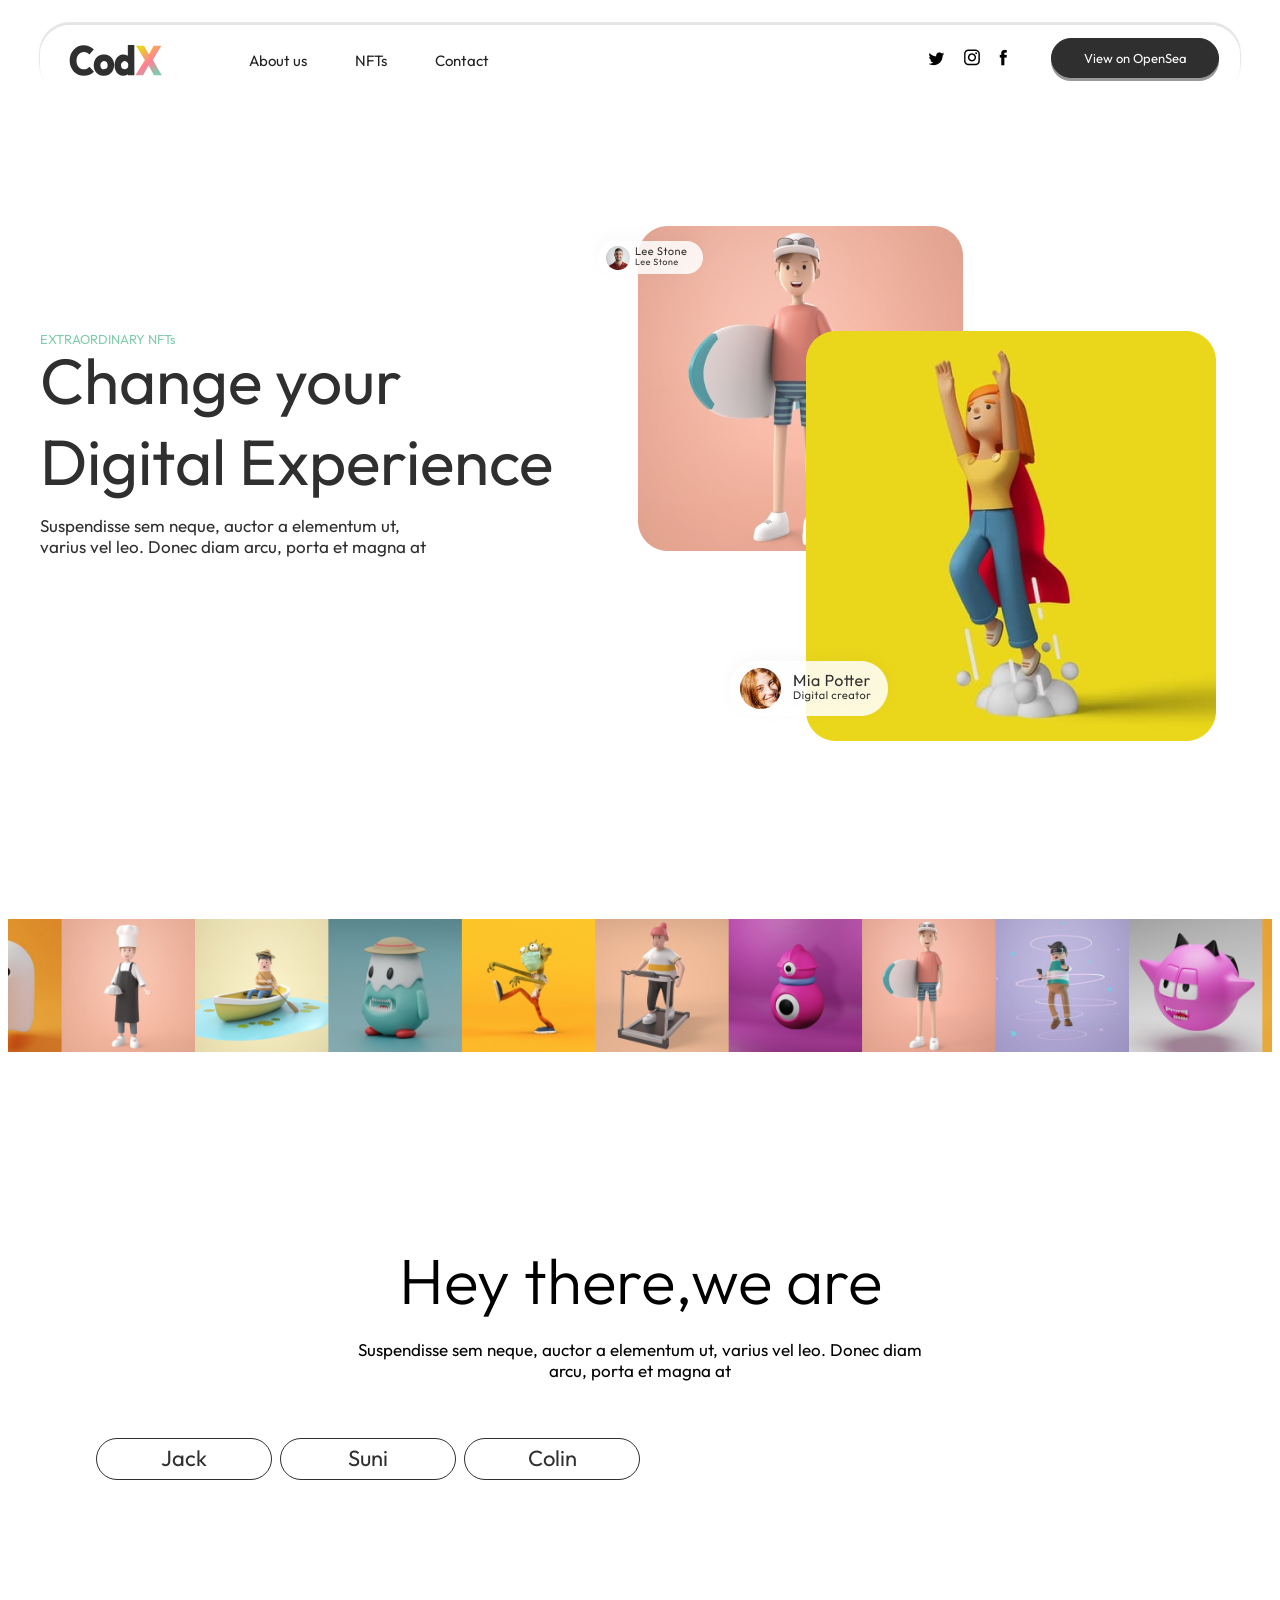
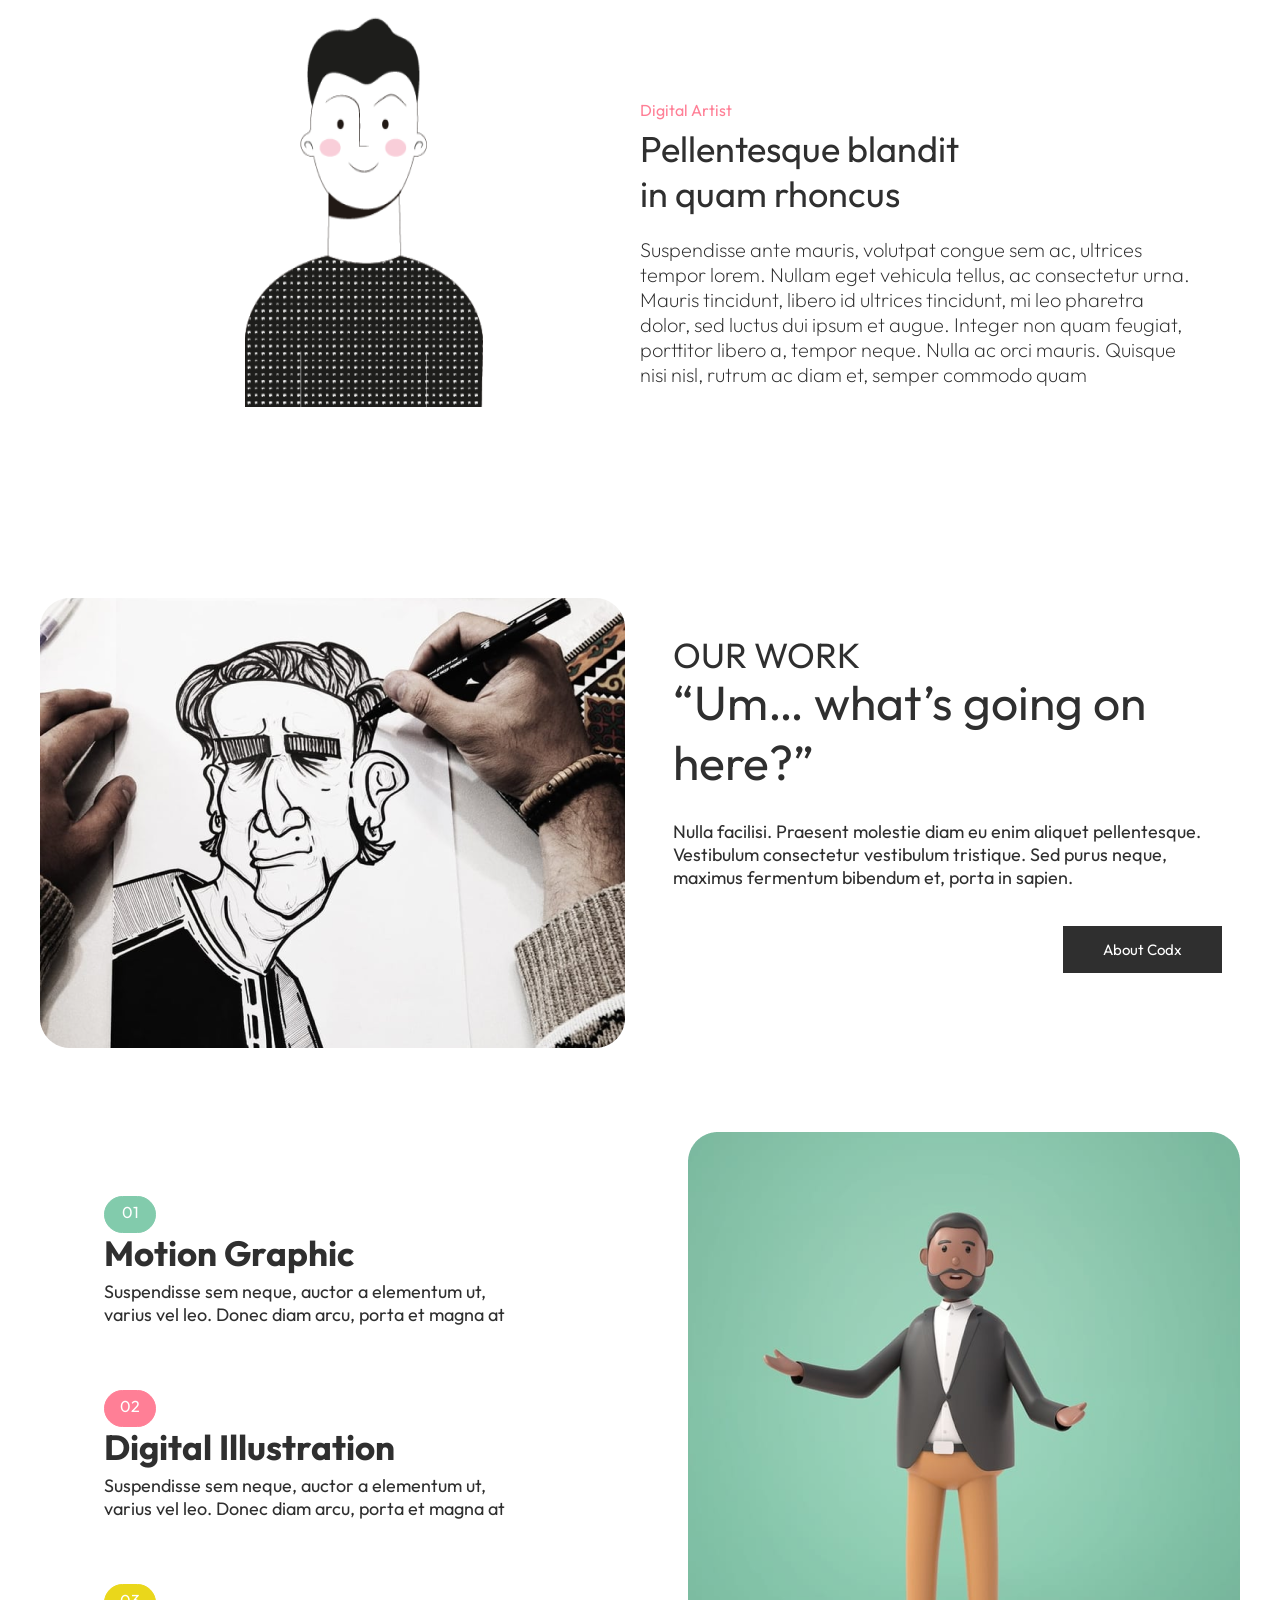
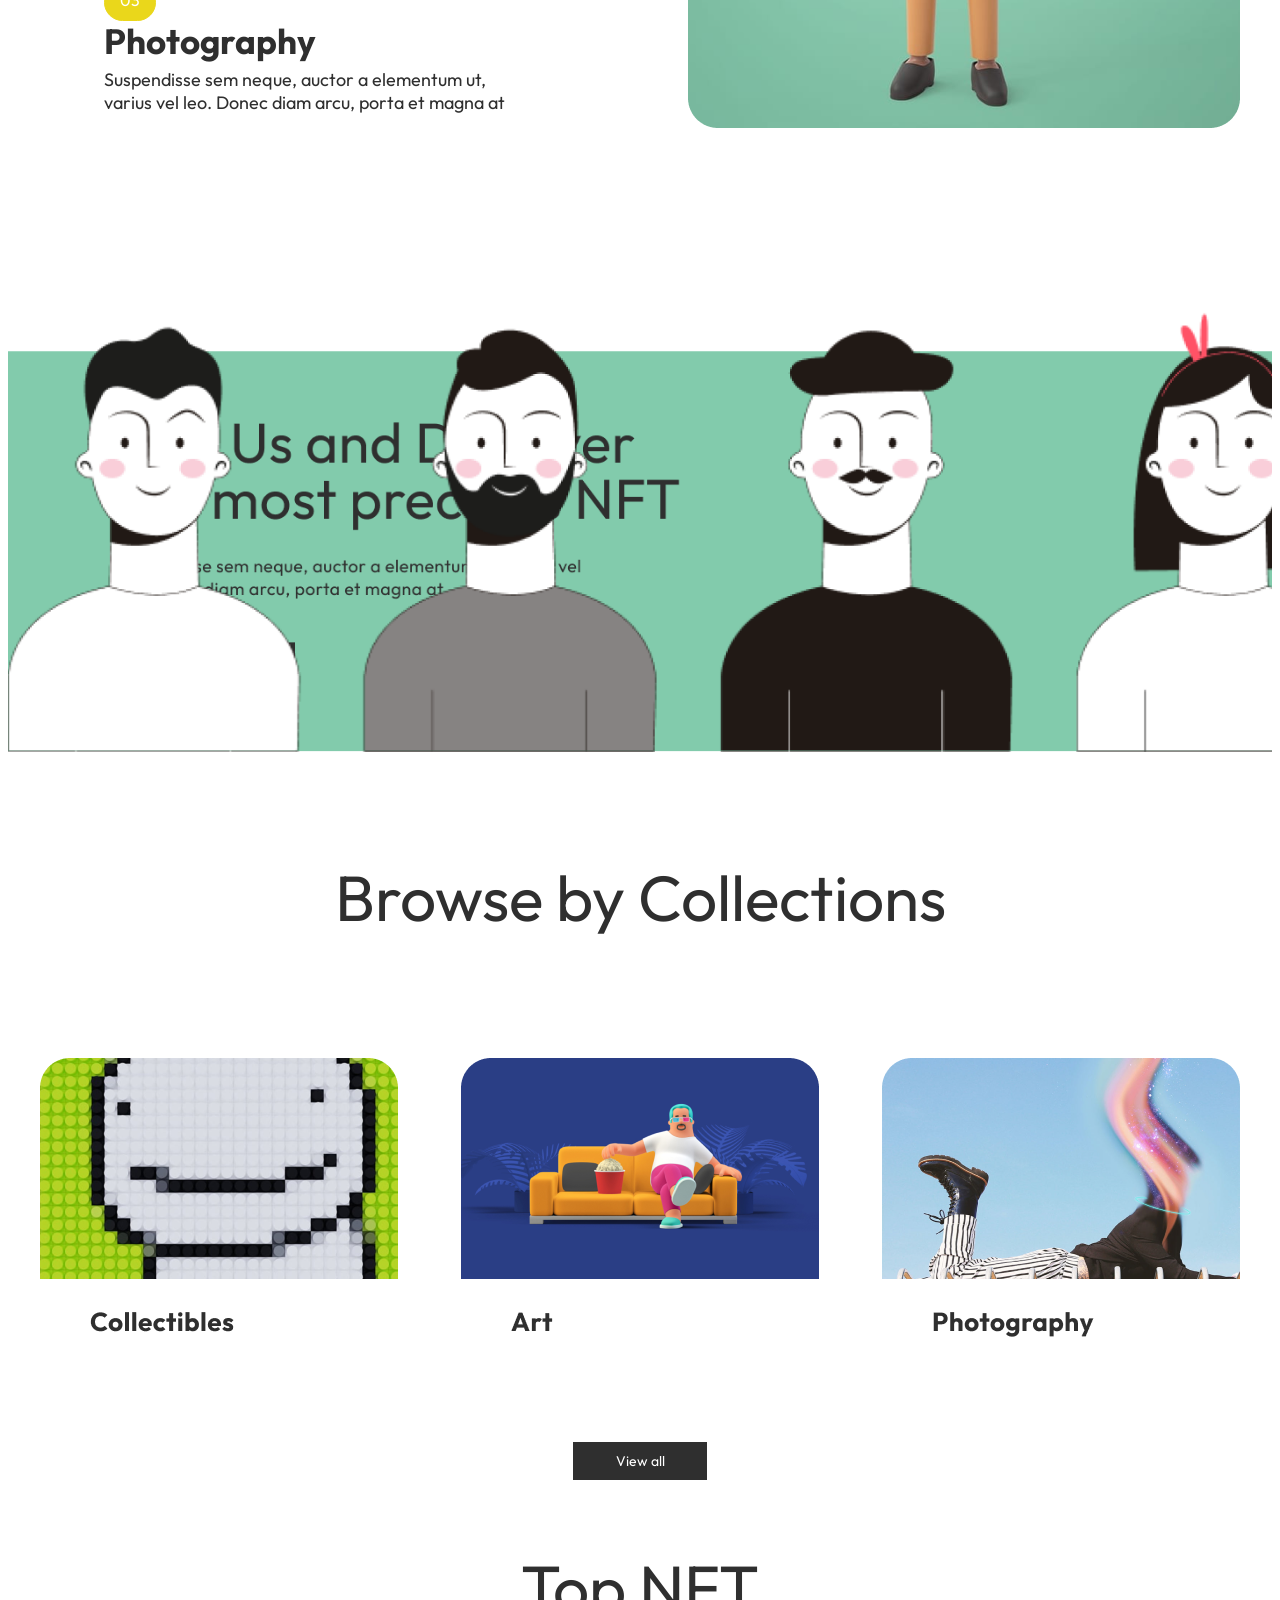
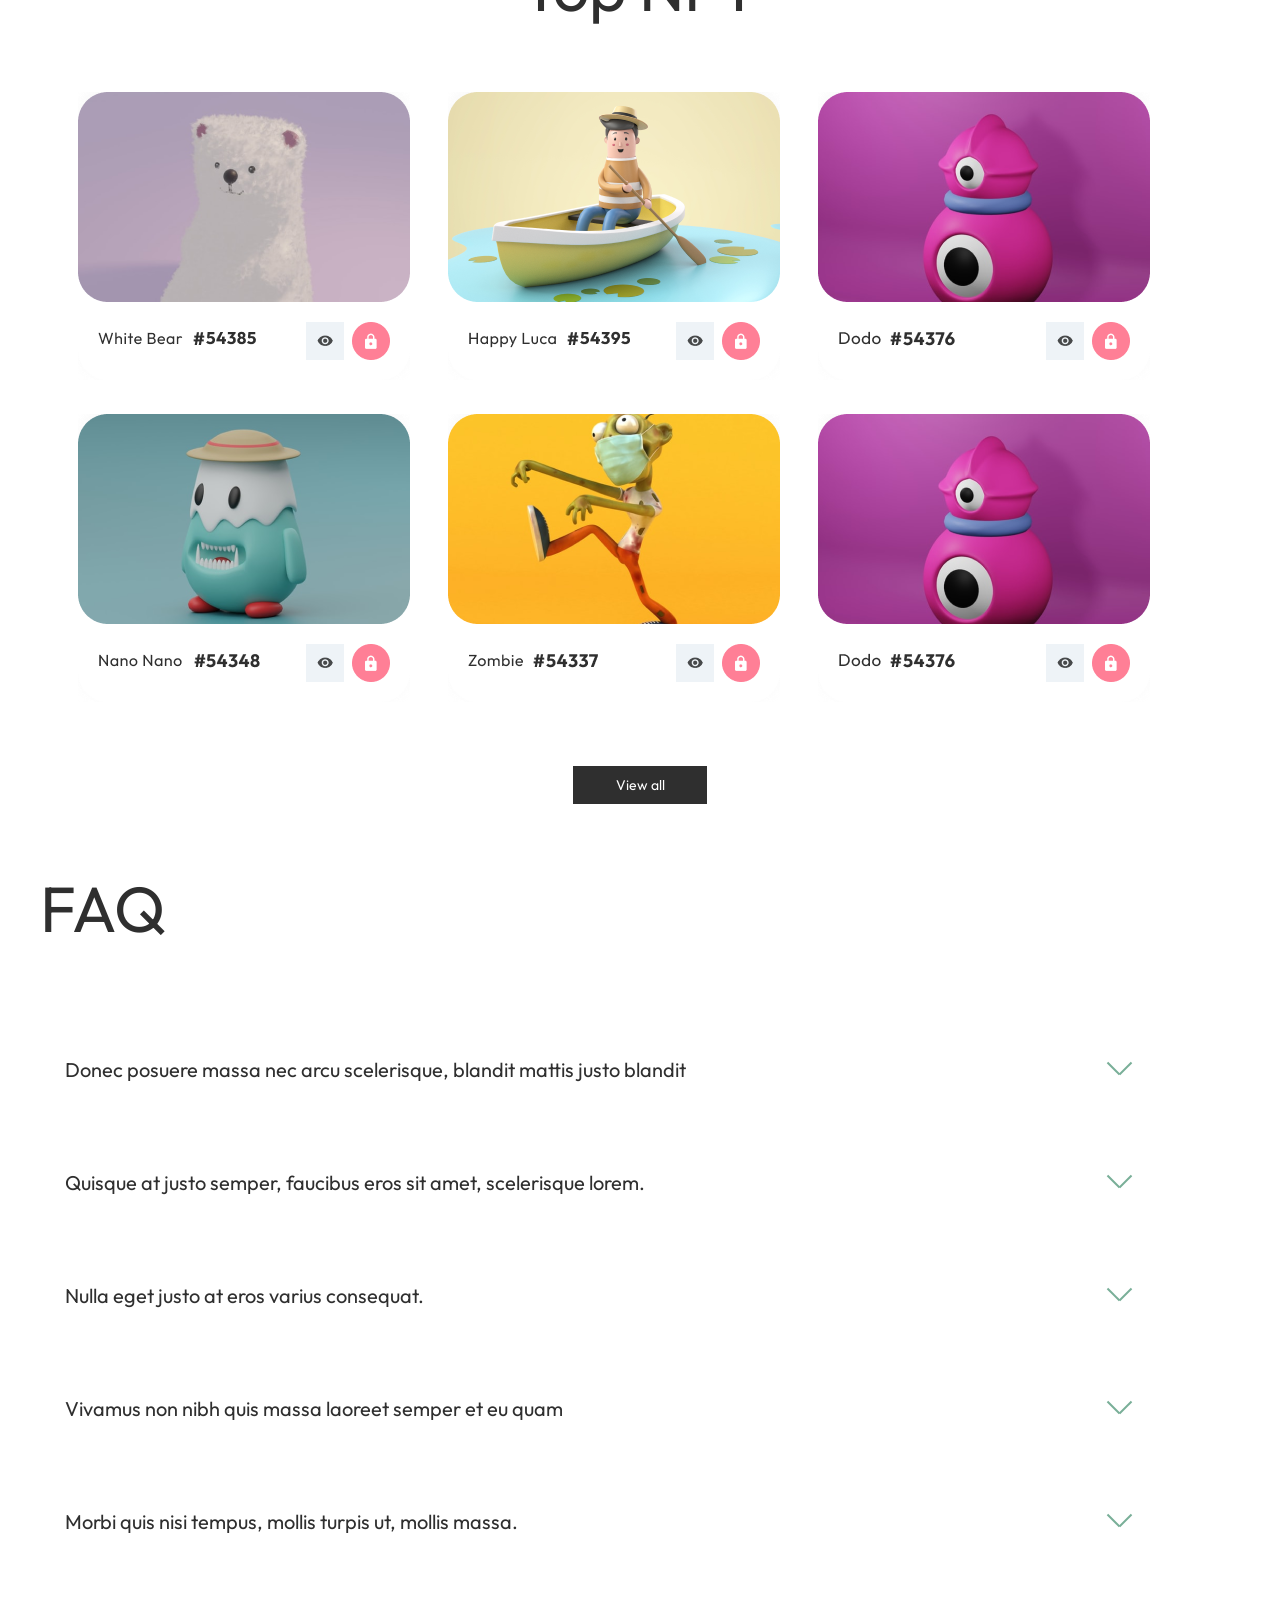
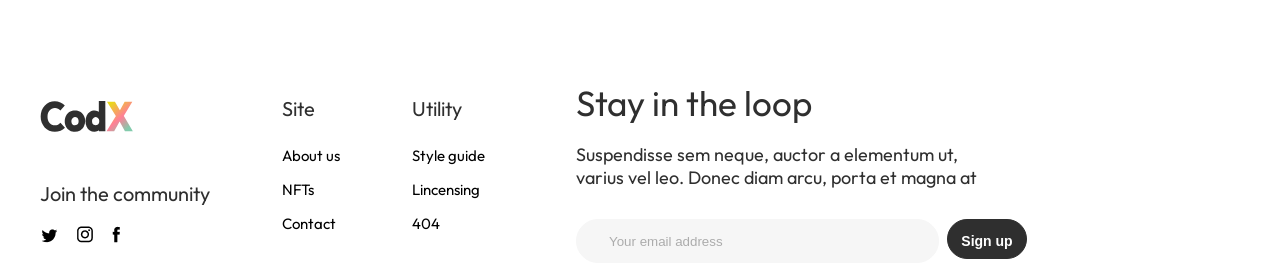
<file: index.html>
<!DOCTYPE html>
<html lang="en">
<head>
    <meta charset="UTF-8">
    <meta name="viewport" content="width=device-width, initial-scale=1.0">
    <link href="css/codx.css" type="text/css" rel="stylesheet">
    <title>codx</title>
    <link rel="preconnect" href="https://fonts.googleapis.com">
    <link href="https://fonts.googleapis.com/css2?family=Outfit:wght@100..900&display=swap" rel="stylesheet">
</head>
<body>
    <header id="header">
        <div class="container">
            <div class="navigation">
                <img class="logo" src="images/logo.svg" alt="logo">
                <div class="navigation-left">
                    <ul>
                        <li><a href="#">About us</a></li>
                        <li><a href="#">NFTs</a></li>
                        <li><a href="#">Contact</a></li>
                    </ul>
                </div>
                <div class="navigation-right">
                    <ul>
                        <li><a href="#"><img src="images/linkTwitter.png" alt=""></a></li>
                        <li><a href="#"><img src="images/linkInst.png" alt=""></a></li>
                        <li><a href="#"><img src="images/linkFb.png" alt=""></a></li>
                    </ul>
                </div>
                <a class="button-navigation" href="#">View on OpenSea</a>
            </div>
        </div>
        <div class="container">
            <div class="menu">
                <div class="offer">
                    <p class="offer-title">EXTRAORDINARY NFTs</p>
                    <h1>Change your <br>Digital Experience</h1>
                    <p class="offer-subTitle">Suspendisse sem neque, auctor a elementum ut, <br>varius vel leo. Donec diam arcu, porta et magna at</p>
                </div>
                <div class="gallery-menu">
                    <img class="gallery-menu1" src="images/galleryOffer1.png" alt="galleryOffer1">
                    <img class="gallery-menu1sub" src="images/galleryOffer1sub.png" alt="galleryOffer1sub">
                    <img class="gallery-menu2" src="images/galleryOffer2.png" alt="galleryOffer2.">
                    <img class="gallery-menu2sub" src="images/galleryOffer2sub.png" alt="galleryOffer2sub">
                </div>
            </div>
        </div>
        <img class="imgUnder-menu" src="images/imgUnderMenu.png" alt="imgUnderMenu">
    </header>

    <div class="container">
        <section class="section-first">
            <h2>Hey there,we are</h2>
            <p>Suspendisse sem neque, auctor a elementum ut, varius vel leo. Donec diam <br>arcu, porta et magna at</p>
        </section>
    </div>
    <div class="container">
        <div class="card">
            <div class="button-name">
                <a href="#">Jack</a>
                <a href="#">Suni</a>
                <a href="#">Colin</a>
            </div>
            <div class="card-title">
                <img src="images/cadr1.png" alt="cadr1">
                <div class="name-title">
                    <p class="name-professional">Digital Artist</p>
                    <p class="name-professional-Title">Pellentesque blandit <br>in quam rhoncus</p>
                    <p class="name-professional-subTitle">Suspendisse ante mauris, volutpat congue sem ac, ultrices tempor lorem. Nullam eget vehicula tellus, ac consectetur urna. Mauris tincidunt, libero id ultrices tincidunt, mi leo pharetra dolor, sed luctus dui ipsum et augue. Integer non quam feugiat, porttitor libero a, tempor neque. Nulla ac orci mauris. Quisque nisi nisl, rutrum ac diam et, semper commodo quam</p>
                </div>
            </div> 
        </div>
        <article>
            <img src="images/articleImg.png" alt="articleImg">
            <div class="article-desk">
                <p class="article-title">OUR WORK</p>
                <p class="article-subtitle1">“Um… what’s going on <br> here?”</p>
                <p class="article-subtitle2">Nulla facilisi. Praesent molestie diam eu enim aliquet pellentesque. Vestibulum consectetur vestibulum tristique. Sed purus neque, maximus fermentum bibendum et, porta in sapien.</p>
                <a class="article-button" href="#">About Codx</a>
            </div>
        </article>
        
        <div class="card-title">
            <div class="post">
                <div class="post-text">
                    <p class="post-text-number1">01</p>
                    <p class="post-text-title">Motion Graphic</p>
                    <p class="post-text-subTitle">Suspendisse sem neque, auctor a elementum ut, varius vel leo. Donec diam arcu, porta et magna at</p>
                </div>
                <div class="post-text">
                    <p class="post-text-number2">02</p>
                    <p class="post-text-title">Digital Illustration</p>
                    <p class="post-text-subTitle">Suspendisse sem neque, auctor a elementum ut, varius vel leo. Donec diam arcu, porta et magna at</p>
                </div>
                <div class="post-text">
                    <p class="post-text-number3">03</p>
                    <p class="post-text-title">Photography</p>
                    <p class="post-text-subTitle">Suspendisse sem neque, auctor a elementum ut, varius vel leo. Donec diam arcu, porta et magna at</p>
                </div>
            </div>
            <div class="post-image">
                <img src="images/postIMG.png" alt="postIMG">
            </div>
        </div>
    </div>
    <img class="imgUnder-post" src="images/imgUnder-post.png" alt="imgUnderMenu">
    <div class="container">
        <div class="gallery-collection">
            <p>Browse by Collections</p>
            <div class="gallery-collection-img">
                <a href="#"><img src="images/collection1.png" alt="images/collection2"></a>
                <a href="#"><img src="images/collection2.png" alt="images/collection2"></a>
                <a href="#"><img src="images/collection3.png" alt="images/collection3"></a>
            </div>
            <div class="gallery-collection-button">
                <a href="#">View all</a>
            </div>
        </div>

        <div class="nft">
            <p>Top NFT</p>
            <div class="gallery1-nft">
                <img src="images/nft1.png" alt="nft1">
                <img src="images/nft2.png" alt="nft2">
                <img src="images/nft3.png" alt="nft3">
            </div>
            <div class="gallery2-nft">
                <img src="images/nft4.png" alt="nft4">
                <img src="images/nft5.png" alt="nft5">
                <img src="images/nft3.png" alt="nft6">
            </div>
            <div class="gallery-nft-button">
                <a href="#">View all</a>
            </div>
        </div>

        <div class="faq">
            <p class="faq-about">FAQ</p>
            <div class="about-arrow">
                <p class="faq-about-title">Donec posuere massa nec arcu scelerisque, blandit mattis justo blandit</p>
                <div class="arrowL"></div>
                <div class="arrowR"></div>
            </div>
            <div class="about-arrow">
                <p class="faq-about-title">Quisque at justo semper, faucibus eros sit amet, scelerisque lorem.</p>
                <div class="arrowL"></div>
                <div class="arrowR"></div>
            </div>
            <div class="about-arrow">
                <p class="faq-about-title">Nulla eget justo at eros varius consequat.</p>
                <div class="arrowL"></div>
                <div class="arrowR"></div>
            </div>
            <div class="about-arrow">
                <p class="faq-about-title">Vivamus non nibh quis massa laoreet semper et eu quam</p>
                <div class="arrowL"></div>
                <div class="arrowR"></div>
            </div>
            <div class="about-arrow">
                <p class="faq-about-title">Morbi quis nisi tempus, mollis turpis ut, mollis massa.</p>
                <div class="arrowL"></div>
                <div class="arrowR"></div>
            </div>
        </div>

        <footer class="footer">
            <div class="social-network">
                <img src="images/logo.svg" alt="logo">
                <p>Join the community</p>
                <ul>
                    <li><a href="#"><img src="images/linkTwitter.png" alt=""></a></li>
                    <li><a href="#"><img src="images/linkInst.png" alt=""></a></li>
                    <li><a href="#"><img src="images/linkFb.png" alt=""></a></li>
                </ul>
            </div>
            <div class="footer-textL">
                <p class="footer-titleL">Site</p>
                <p class="footer-subTitle">About us</p>
                <p class="footer-subTitle">NFTs</p>
                <p class="footer-subTitle">Contact</p>
            </div>
            <div class="footer-textR">
                <p class="footer-titleR">Utility</p>
                <p class="footer-subTitle">Style guide</p>
                <p class="footer-subTitle">Lincensing</p>
                <p class="footer-subTitle">404</p>
            </div>
            <div class="subscribe">
                <p class="subscribe-title">Stay in the loop</p>
                <p class="subscribe-subTitle">Suspendisse sem neque, auctor a elementum ut, <br> varius vel leo. Donec diam arcu, porta et magna at</p>
                <div class="form-subscribe">
                    <input class="subscribe-button" type="email" name="name" value="Your email address"></input>
                    <button class="subscribe-send-button" type="submit">Sign up</button>
                </div>
            </div>
        </footer>
    </div>

</body> 
</html>
</file>
<file: css/codx.css>
/* font-family: "Outfit", sans-serif; */
/* Удаление стилей для списков */
ul, ol {
    list-style: none;
    margin: 0;
}

a {
    text-decoration: none;
}
body {
    font-family: "Outfit", sans-serif;
}

.container {
    max-width: 1200px;
    margin: 0 auto;
    padding: 0 15px; /* Для мобильных устройств */
}


#header {
    padding-top: 17px;
    padding-bottom: 43px;
}

header a {
    color: #222222;
}

.navigation {
    display: flex;
    align-items: center;
    border-radius: 30px;
    border: 1px solid #FFFFFF;
    box-shadow: 0px -2px 1px 1px rgba(0, 0, 0, 0.1);
    height: 68px;
}

.logo {
   padding-left: 28px; 
}

.navigation-left {
   margin-left: 46px;
}

.navigation-left li {
    text-decoration: none;
    padding-right: 48px;
    display: flex; 
    font-size: 15px;
}

.navigation-left ul, .navigation-right ul {
    display: flex;
}

.navigation-right {
    margin-left: 350px;
}

.navigation-right li{
    display: flex;
    padding-right: 19px;
}

.button-navigation {
    background-color: #2F2F2F;
    color: #FFFFFF;
    font-size: 13px;
    width: 144px;
    text-align: center;
    padding: 11px;
    margin-left: 25px;
    border-radius: 20px;
    border: 1px solid #2F2F2F;
    box-shadow: 0px 3px 0px 0px rgba(0, 0, 0, 0.4);
    margin-bottom: 5px; 
}

.menu {
    margin-top: 43px;
    display: flex;
    height: 740px;
}

.offer-title {
    color: #82CBAC;
    font-size: 13px;

}
.offer {
    padding-top: 180px;
}

.offer h1 {
    color: #2F2F2F;
    font-size: 64px;
    margin-top: -20px;
    font-weight: normal;
}

.offer-subTitle {
    color: #2F2F2F;
    font-size: 17px;
    margin-top: -30px;
}

.gallery-menu {
    position: relative;
}

.gallery-menu1 {
    position: absolute;
    z-index: 900;
    top: 193px;
    left: 253px;
}

.gallery-menu1sub {
    position: absolute;
    z-index: 999;
    top: 500px;
    left: 157px;
}

.gallery-menu2 {
    position: absolute;
    z-index: 0;
    top: 88px;
    left: 85px;
}

.gallery-menu2sub {
    position: absolute;
    z-index: 999;
    top: 80px;
    left: 26px;
}

.imgUnder-menu{
    width: 100%;
    margin-top: 41px;
}


.section-first h2{
    text-align: center;
    font-size: 64px;
    font-weight: 300;
    padding-top: 87px;
}

.section-first p {
    font-size: 17px;
    text-align: center;
    margin-top: -35px;
}

.card {
    margin: 0 48px;
    height: 800px;
}

.button-name {
    display: flex;
    padding-top: 40px;
    width: 552px;
}
.button-name a {
    border: 1px solid #2F2F2F;
    border-radius: 50px;
    width: 300px;
    height: 35px;
    color:  #2F2F2F;
    background-color: #FFFFFF;
    text-align: center;
    font-size: 22px;
    margin-left: 8px;
    padding-top: 5px;
}

.card-title {
    display: flex;
    margin-top: 84px;
}

.name-professional {
    color: #FF7F96;
    font-size: 16px;
}

.name-title {
    padding-top: 120px;
}

.name-professional-Title {
    font-size: 36px;
    margin-top: -10px;
    font-weight: 400;
    color: #2F2F2F;
}

.name-professional-subTitle {
    font-size: 20px;
    margin-top: -15px;
    font-weight: 200;
    color: #2F2F2F;
}

article {
    display: flex;
    height: 450px;
}

.article-desk {
    padding-left: 48px;
}

.article-title, .article-subtitle1, .article-subtitle2, .post-text-title, .post-text-subTitle {
    color: #2F2F2F;
    font-weight: 400;
}

.article-title {
    font-size: 35px;
}

.article-subtitle1 {
    font-size: 48px;
    margin-top: -40px;
}

.article-subtitle2 {
    font-size: 18px;
    margin-top: -20px;
    margin-bottom: 50px;
}

.article-button {
    width: 166px;
    height: 100px;
    background-color: #2F2F2F;
    font-size: 15px;
    color: #FFFFFF;
    margin-left: 390px;
    padding: 14px 40px;
}

.post {
    padding-left: 64px;
}

.post-text {
    margin-bottom: 32px;
}

.post-text-number1, .post-text-number2, .post-text-number3 {
    font-size: 16px;
    color: #FFFFFF;
    width: 50px;
    height: 30px;
    border-radius: 30px;
    margin-top: 64px;
    text-align: center;
    padding-top: 5px;
}


.post-text-number1 {    
    background-color: #82CBAC;
    border: 1px solid #82CBAC;
}

.post-text-number2 {
    background-color: #FF7F96;
    border: 1px  solid #FF7F96;
}

.post-text-number3 {
    background-color: #EAD71B;
    border: 1px solid #EAD71B;
}

.post-text-title {  
    font-size: 35px;
    margin-top: -18px;
    font-weight: bold;
}

.post-text-subTitle {
    font-size: 18px;
    margin-top: -30px;
}

.post-image {
    margin-left: 153px;
}

.imgUnder-post {
    margin-top: 150px;
    width: 100%;
}

.gallery-collection {
   height: 660px; 
}


.gallery-collection p {
    font-size: 64px;
    color: #2F2F2F;
    margin-top: 101px;
    text-align: center;
}

.gallery-collection-img, .gallery1-nft, .gallery2-nft {
    display: flex;
}

.gallery-collection-img a {
    margin-top: 56px;
    margin-right: 63px;
    font-size: 26px;
    color: #2F2F2F;
    margin-bottom: 64px;
}

.gallery-collection-button {
    width: 134px;
    height: 30px;
    background-color: #2F2F2F;
    color: #FFFFFF;
    margin-left: 533px;
    text-align: center;
    padding-top: 8px;
}

.gallery-collection-button a {
    color: #FFFFFF;
    font-size: 14px;}

.nft {
    padding-top: 30px;  
}

.nft p {
    font-size: 64px;
    color: #2F2F2F;
    text-align: center;
    margin-top: 0;
    text-align: center;

}

.gallery1-nft img,.gallery2-nft img {
    margin-left: 38px;
    margin-bottom: 32px;
}
    
.gallery-nft-button {
    width: 134px;
    height: 30px;
    background-color: #2F2F2F;
    color: #FFFFFF;
    margin-left: 533px;
    text-align: center;
    padding-top: 8px;
    margin-top: 30px;
    }

.gallery-nft-button a {
    color: #FFFFFF;
    font-size: 14px;
}

.faq {
    margin-top: 55px;
}

.faq-about {
    color: #2F2F2F;
    font-size: 64px;
}
    

.faq-about-title {
    color: #2F2F2F;
    font-size: 20px;
    padding: 24px 25px;
}

.footer {
    display: flex;
    margin-top: 103px;
} 

.social-network {
 margin-top: 20px;
}

.social-network p {
    font-size: 20px;
    color: #2F2F2F;
    margin-top: 45px;
}

.social-network ul {
    display: flex;
    padding: 0 0;
}

.social-network a{
    margin-right: 19px;
}

.footer-textL, .footer-textR {
    margin-left: 72px;
}

.footer-titleL, .footer-titleR {
    font-size: 20px;
    color: #2F2F2F;
    margin-bottom: 25px;
    margin-top: 15px;
}

.footer-subTitle{
    font-size: 15px;
    margin-bottom: 8px; 
}

.subscribe {
    margin-left: 91px;
}

.subscribe-title, .subscribe-subTitle {
    color: #2F2F2F;
    margin-bottom: 16px;

}
.subscribe-title {
    font-size: 35px;
    margin-top: 0;
}

.subscribe-subTitle {
    font-size: 18px;
}

.form-subscribe {
    display: flex;
    margin-top: 30px;
}

.subscribe-button {
    width: 327px;
    height: 40px; 
    background-color: #F6F6F6;
    border: 1px solid #F6F6F6;
    border-radius: 50px;
    color: rgb(0,0,0,0.3);
    padding-left: 32px;
}

.subscribe-send-button {
    border: 1px solid #2F2F2F;
    border-radius: 50px;
    width: 80px;
    height: 40px;
    color:  #FFFFFF;
    background-color: #2F2F2F;
    text-align: center;
    font-size: 14px;
    font-weight: bold;
    margin-left: 8px;
    padding-top: 5px;
}


.about-arrow {
    display: flex;
}

.arrowL, .arrowR {
    position: absolute;
    width: 17px;
    height: 17px;
    margin-top: 41px;
    margin-left: 1070px;

}

.arrowL {
    border-left: 2px solid #79AF98; /* Ліва сторона прозора */
    transform: rotate(-45deg); /* Повертаємо для створення стрілки */
}

.arrowR {
    border-right: 2px solid #79AF98; /* Права сторона прозора */
    transform: rotate(45deg); /* Повертаємо для створення стрілки */
}
</file>
